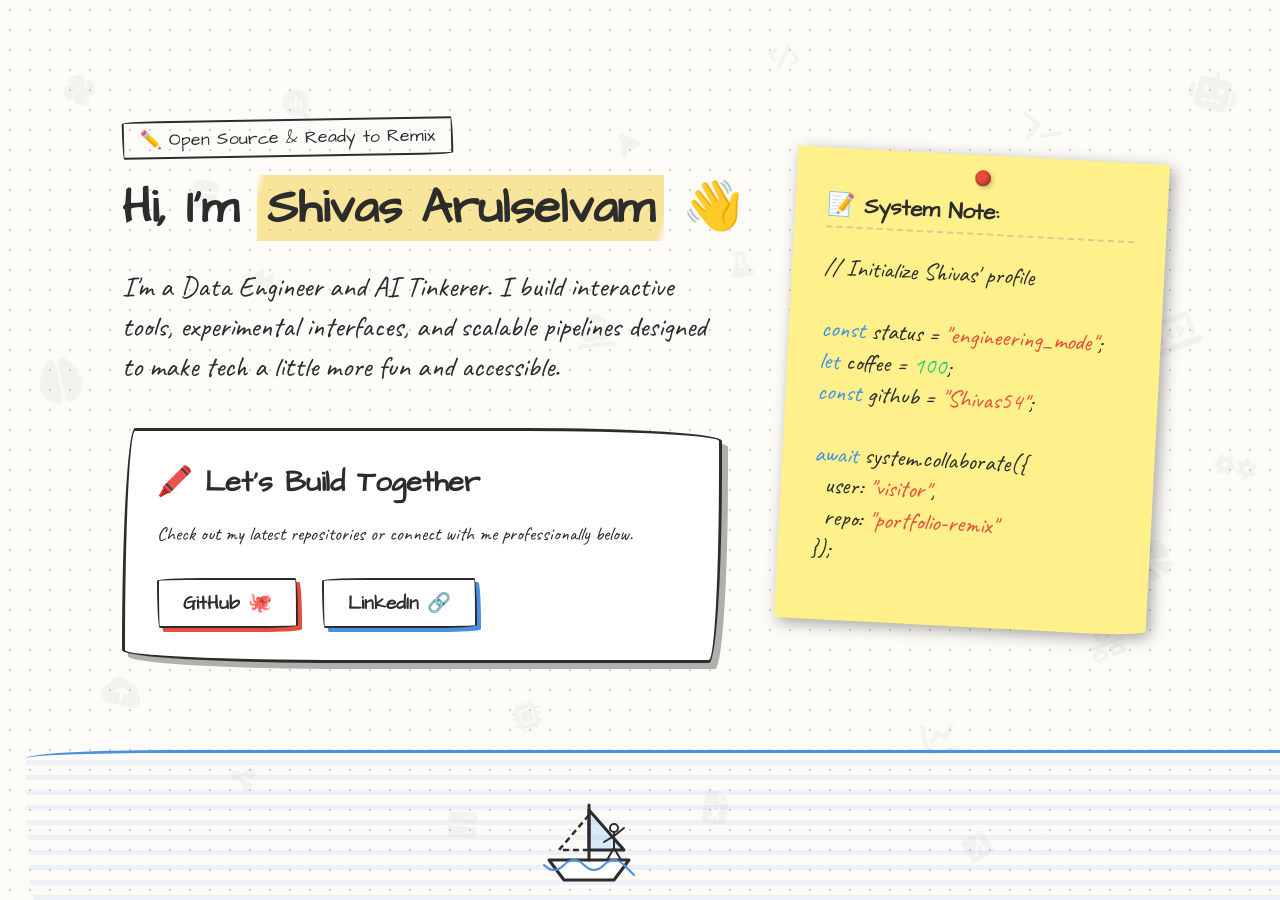
<file: index.html>
<!DOCTYPE html>
<html lang="en">
<head>
  <meta charset="UTF-8">
  <meta name="viewport" content="width=device-width, initial-scale=1.0">
  <title>Shivas Arulselvam | Sketchbook Portfolio</title><!-- This line adds your new image as the tab icon -->
  <link rel="icon" type="image/png" href="assets/icon.png">
  <link rel="preconnect" href="https://fonts.googleapis.com">
  <link rel="preconnect" href="https://fonts.gstatic.com" crossorigin>
  <link href="https://fonts.googleapis.com/css2?family=Architects+Daughter&family=Caveat:wght@400;600&display=swap" rel="stylesheet">
  <link rel="stylesheet" href="https://cdnjs.cloudflare.com/ajax/libs/font-awesome/6.5.0/css/all.min.css">
  <link rel="stylesheet" href="assets/css/style.css">
  <script src="assets/js/script.js" defer></script>
</head>
<body>

  <!-- Background floating icons -->
  <div class="bg-icons" aria-hidden="true">
    <i class="fa-brands fa-python" style="--ix:5vw;  --iy:8vh;  --is:2.2rem; --ir:-15deg; --id:0s"></i>
    <i class="fa-solid fa-database" style="--ix:15vw; --iy:20vh; --is:1.8rem; --ir:10deg;  --id:1.2s"></i>
    <i class="fa-solid fa-terminal" style="--ix:80vw; --iy:12vh; --is:2rem;   --ir:-8deg;  --id:0.4s"></i>
    <i class="fa-solid fa-code" style="--ix:60vw; --iy:5vh;  --is:1.6rem; --ir:12deg;  --id:2s"></i>
    <i class="fa-solid fa-laptop-code" style="--ix:90vw; --iy:35vh; --is:2.4rem; --ir:-20deg; --id:0.8s"></i>
    <i class="fa-solid fa-server" style="--ix:35vw; --iy:90vh; --is:1.8rem; --ir:5deg;   --id:1.6s"></i>
    <i class="fa-solid fa-chart-line" style="--ix:72vw; --iy:80vh; --is:2.2rem; --ir:-10deg; --id:0.3s"></i>
    <i class="fa-solid fa-chart-bar" style="--ix:25vw; --iy:70vh; --is:2rem;   --ir:18deg;  --id:1.8s"></i>
    <i class="fa-solid fa-chart-pie" style="--ix:88vw; --iy:60vh; --is:2.6rem; --ir:-5deg;  --id:0.6s"></i>
    <i class="fa-solid fa-filter" style="--ix:48vw; --iy:15vh; --is:1.5rem; --ir:22deg;  --id:2.4s"></i>
    <i class="fa-solid fa-broom" style="--ix:10vw; --iy:55vh; --is:1.8rem; --ir:-30deg; --id:1s"></i>
    <i class="fa-solid fa-file-excel" style="--ix:55vw; --iy:88vh; --is:2rem;   --ir:8deg;   --id:3s"></i>
    <i class="fa-solid fa-brain" style="--ix:3vw;  --iy:40vh; --is:2.8rem; --ir:-12deg; --id:0.2s"></i>
    <i class="fa-solid fa-robot" style="--ix:93vw; --iy:8vh;  --is:2.4rem; --ir:15deg;  --id:1.4s"></i>
    <i class="fa-solid fa-microchip" style="--ix:40vw; --iy:78vh; --is:1.9rem; --ir:-18deg; --id:2.8s"></i>
    <i class="fa-solid fa-lightbulb" style="--ix:68vw; --iy:45vh; --is:2rem;   --ir:6deg;   --id:0.9s"></i>
    <i class="fa-solid fa-bolt-lightning" style="--ix:20vw; --iy:30vh; --is:1.7rem; --ir:-25deg; --id:1.5s"></i>
    <i class="fa-solid fa-cubes" style="--ix:78vw; --iy:25vh; --is:2.2rem; --ir:20deg;  --id:2.2s"></i>
    <i class="fa-solid fa-cloud" style="--ix:50vw; --iy:50vh; --is:2.5rem; --ir:-8deg;  --id:0.7s"></i>
    <i class="fa-solid fa-cloud-arrow-up" style="--ix:8vw; --iy:75vh; --is:2rem;   --ir:14deg;  --id:3.2s"></i>
    <i class="fa-solid fa-network-wired" style="--ix:85vw; --iy:70vh; --is:1.8rem; --ir:-22deg; --id:1.1s"></i>
    <i class="fa-solid fa-infinity" style="--ix:30vw; --iy:50vh; --is:2.3rem; --ir:9deg;   --id:2.6s"></i>
    <i class="fa-solid fa-sitemap" style="--ix:62vw; --iy:65vh; --is:1.9rem; --ir:-14deg; --id:0.5s"></i>
    <i class="fa-solid fa-share-nodes" style="--ix:18vw; --iy:85vh; --is:1.7rem; --ir:16deg;  --id:1.9s"></i>
    <i class="fa-solid fa-ship" style="--ix:45vw; --iy:35vh; --is:2.1rem; --ir:-7deg;  --id:2.1s"></i>
    <i class="fa-brands fa-git-alt" style="--ix:75vw; --iy:92vh; --is:2.4rem; --ir:11deg;  --id:0.1s"></i>
    <i class="fa-solid fa-gears" style="--ix:95vw; --iy:50vh; --is:2rem;   --ir:-19deg; --id:2.9s"></i>
    <i class="fa-solid fa-diagram-project" style="--ix:38vw; --iy:60vh; --is:1.8rem; --ir:24deg;  --id:1.3s"></i>
    <i class="fa-solid fa-flask" style="--ix:57vw; --iy:28vh; --is:1.6rem; --ir:-11deg; --id:3.5s"></i>
    <i class="fa-solid fa-magnifying-glass-chart" style="--ix:22vw; --iy:10vh; --is:2rem; --ir:7deg; --id:0.6s"></i>
    <i class="fa-solid fa-wand-magic-sparkles" style="--ix:70vw; --iy:18vh; --is:1.9rem; --ir:-16deg; --id:2.3s"></i>
    <i class="fa-solid fa-hard-drive" style="--ix:12vw; --iy:62vh; --is:1.7rem; --ir:13deg;  --id:1.7s"></i>
  </div>

  <section class="sketch-hero">
    <div class="hero-content">
      <div class="sketch-badge">✏️ Open Source &amp; Ready to Remix</div>

      <h1 class="hero-title">Hi, I'm <span class="highlight-text">Shivas Arulselvam</span> <span class="wave-emoji">👋</span></h1>

      <p class="hero-bio">
        I'm a Data Engineer and AI Tinkerer. I build interactive tools, experimental interfaces, and scalable pipelines designed to make tech a little more fun and accessible.
      </p>

      <div class="drawn-box contribution-box">
        <h3>🖍️ Let's Build Together</h3>
        <p>Check out my latest repositories or connect with me professionally below.</p>

        <div class="hero-actions">
          <a href="https://github.com/Shivas-A54" class="btn-sketch btn-red" target="_blank">GitHub 🐙</a>
          <a href="https://www.linkedin.com/in/shivas-arulselvam" class="btn-sketch btn-blue" target="_blank">LinkedIn 🔗</a>
        </div>
      </div>
    </div>

    <div class="hero-visual">
      <div class="sticky-note">
        <div class="pin"></div>
        <h3>📝 System Note:</h3>
        <p class="handwriting">
          // Initialize Shivas' profile<br><br>
          <span class="pencil-blue">const</span> status = <span class="pencil-red">"engineering_mode"</span>;<br>
          <span class="pencil-blue">let</span> coffee = <span class="pencil-green">100</span>;<br>
          <span class="pencil-blue">const</span> github = <span class="pencil-red">"Shivas54"</span>;<br><br>
          <span class="pencil-blue">await</span> system.collaborate({<br>
          &nbsp;&nbsp;user: <span class="pencil-red">"visitor"</span>,<br>
          &nbsp;&nbsp;repo: <span class="pencil-red">"portfolio-remix"</span><br>
          });
        </p>
      </div>
    </div>

    <div class="sea-container">
      <div class="boat-wrapper" id="boat-wrapper">
        <div class="speech-bubble" id="speech-bubble">Hi!</div>
        <svg class="sketch-boat" viewBox="0 0 100 100" width="100" height="100">
          <path d="M10,70 L90,70 L75,90 L25,90 Z" stroke="var(--ink-color)" stroke-width="3" stroke-linejoin="round" />
          <path d="M50,70 L50,15" fill="none" stroke="var(--ink-color)" stroke-width="3" stroke-linecap="round" />
          <path d="M50,20 L85,60 L50,60 Z" fill="rgba(86, 163, 255, 0.2)" stroke="var(--ink-color)" stroke-width="3" stroke-linejoin="round" />
          <path d="M50,25 L20,60 L50,60 Z" fill="none" stroke="var(--ink-color)" stroke-width="2.5" stroke-dasharray="6 4" stroke-linejoin="round" />
          <path d="M5,75 Q15,85 25,75 T45,75 T65,75 T85,75 T95,85" fill="none" stroke="var(--pencil-blue)" stroke-width="2" stroke-linecap="round" />
          <g class="stickman">
            <circle cx="75" cy="38" r="4" fill="var(--box-bg)" stroke="var(--ink-color)" stroke-width="2" />
            <line x1="75" y1="42" x2="75" y2="58" stroke="var(--ink-color)" stroke-width="2" stroke-linecap="round" />
            <line x1="75" y1="58" x2="68" y2="70" stroke="var(--ink-color)" stroke-width="2" stroke-linecap="round" />
            <line x1="75" y1="58" x2="82" y2="70" stroke="var(--ink-color)" stroke-width="2" stroke-linecap="round" />
            <line x1="75" y1="46" x2="65" y2="52" stroke="var(--ink-color)" stroke-width="2" stroke-linecap="round" />
            <line id="waving-arm" x1="75" y1="46" x2="85" y2="38" stroke="var(--ink-color)" stroke-width="2" stroke-linecap="round" />
          </g>
        </svg>
      </div>
    </div>
  </section>
</body>
</html>
</file>
<file: assets/css/style.css>
:root {
    color-scheme: light dark;
    --paper-bg:      light-dark(#fdfbf7, #000000);
    --ink-color:     light-dark(#2c2c2c, #e0e0e0);
    --box-bg:        light-dark(#ffffff, #111111);
    --grid-color:    light-dark(#d1d1d1, rgba(255,255,255,0.05));
    --note-bg:       light-dark(#fef08a, #857c2e);
    --cert-note-bg:  light-dark(#a7f3d0, #1e3a2f);
    --pencil-blue:   light-dark(#4a90e2, #56a3ff);
    --pencil-red:    light-dark(#e74c3c, #ff5f56);
    --pencil-green:  light-dark(#2ecc71, #4ade80);
    --highlighter:   light-dark(rgba(241,196,15,0.4), rgba(250,204,21,0.25));
    --input-bg:      light-dark(#fdfbf7, #1e1e1e);
    --note-text:     light-dark(#2c2c2c, #f0f0f0);
}

/* --- BASE --- */
*, *::before, *::after { box-sizing: border-box; }

html { scroll-behavior: smooth; }

body {
    background-color: var(--paper-bg);
    background-image: radial-gradient(var(--grid-color) 1px, transparent 1px);
    background-size: 20px 20px;
    color: var(--ink-color);
    font-family: 'Caveat', cursive;
    font-size: 1.2rem;
    margin: 0;
    padding: 0;
    overflow-x: hidden;
    transition: background-color 0.3s, color 0.3s;
}

h1, h2, h3 { font-family: 'Architects Daughter', cursive; }

/* --- SCROLL TO TOP --- */
.scroll-top {
    position: fixed;
    bottom: 2rem;
    right: 1.5rem;
    z-index: 998;
    background: var(--box-bg);
    border: 2px solid var(--ink-color);
    border-radius: 255px 15px 225px 15px / 15px 225px 15px 255px;
    padding: 0.4rem 0.9rem;
    font-family: 'Architects Daughter', cursive;
    font-size: 1.3rem;
    cursor: pointer;
    box-shadow: 3px 3px 0 var(--pencil-green);
    opacity: 0;
    pointer-events: none;
    transition: opacity 0.3s, transform 0.2s, box-shadow 0.2s;
    color: var(--ink-color);
}
.scroll-top.visible { opacity: 1; pointer-events: auto; }
.scroll-top:hover { transform: translate(1px, 1px); box-shadow: 2px 2px 0 var(--pencil-green); }

/* =============================================
 *  INDEX PAGE — HERO
 *  ============================================= */
.sketch-hero {
    position: relative;
    display: flex;
    align-items: center;
    justify-content: space-between;
    max-width: 1100px;
    margin: 0 auto;
    min-height: 100vh;
    padding: 2rem;
    padding-bottom: 150px;
    gap: 4rem;
}
.hero-content {
    flex: 1 1 50%;
    max-width: 600px;
    z-index: 2;
}

.hero-visual {
    flex: 1 1 50%;
    display: flex;
    justify-content: center;
    z-index: 2;
}

/* --- BADGE --- */
.sketch-badge {
    display: inline-block;
    border: 2px solid var(--ink-color);
    border-radius: 255px 15px 225px 15px / 15px 225px 15px 255px;
    padding: 0.3rem 1rem;
    font-family: 'Architects Daughter', cursive;
    font-size: 1.1rem;
    margin-bottom: 1.5rem;
    transform: rotate(-1deg);
}

/* --- TITLE --- */
.hero-title {
    font-size: 3rem;
    line-height: 1.2;
    margin: 0 0 1rem 0;
    white-space: nowrap;
}

.wave-emoji {
    display: inline-block;
    transform-origin: 70% 70%;
    animation: waveEmoji 2.5s ease-in-out 1;
}
@keyframes waveEmoji {
    0% { transform: rotate(0deg); }
    10% { transform: rotate(14deg); }
    20% { transform: rotate(-8deg); }
    30% { transform: rotate(14deg); }
    40% { transform: rotate(-4deg); }
    50% { transform: rotate(10deg); }
    60%, 100% { transform: rotate(0deg); }
}

/* --- HIGHLIGHT --- */
.highlight-text {
    background: linear-gradient(104deg, transparent 0%, var(--highlighter) 2%, var(--highlighter) 98%, transparent 100%);
    padding: 0 10px;
}

.hero-bio {
    font-size: 1.8rem;
    line-height: 1.4;
    margin-bottom: 2.5rem;
}

/* --- DRAWN BOX --- */
.drawn-box {
    background: var(--box-bg);
    border: 3px solid var(--ink-color);
    border-radius: 15px 225px 15px 255px / 255px 15px 225px 15px;
    padding: 2rem;
    box-shadow: 6px 6px 0px rgba(0,0,0,0.3);
}

.contribution-box h3 { margin: 0 0 1rem 0; font-size: 1.8rem; }
.contribution-box p  { margin-bottom: 2rem; }

/* --- BUTTONS --- */
.hero-actions {
    display: flex;
    gap: 1.5rem;
    flex-wrap: wrap;
}

.btn-sketch {
    text-decoration: none;
    color: var(--ink-color);
    font-family: 'Architects Daughter', cursive;
    font-size: 1.2rem;
    font-weight: bold;
    padding: 0.6rem 1.5rem;
    border: 2px solid var(--ink-color);
    border-radius: 255px 15px 225px 15px / 15px 225px 15px 255px;
    transition: transform 0.2s, box-shadow 0.2s;
    background: var(--box-bg);
    cursor: pointer;
    display: inline-block;
}

.btn-blue  { box-shadow: 4px 4px 0px var(--pencil-blue); }
.btn-blue:hover  { transform: translate(2px,2px); box-shadow: 2px 2px 0px var(--pencil-blue); }
.btn-red   { box-shadow: 4px 4px 0px var(--pencil-red); }
.btn-red:hover   { transform: translate(2px,2px); box-shadow: 2px 2px 0px var(--pencil-red); }
.btn-green { box-shadow: 4px 4px 0px var(--pencil-green); }
.btn-green:hover { transform: translate(2px,2px); box-shadow: 2px 2px 0px var(--pencil-green); }

/* --- STICKY NOTE (Hero) --- */
.sticky-note {
    background-color: var(--note-bg);
    color: var(--note-text);
    width: 100%;
    max-width: 380px;
    padding: 2rem;
    position: relative;
    box-shadow: 4px 4px 15px rgba(0,0,0,0.35);
    transform: rotate(3deg);
    border-bottom-right-radius: 60px 5px;
}

.pin {
    width: 16px;
    height: 16px;
    background-color: var(--pencil-red);
    border-radius: 50%;
    position: absolute;
    top: 15px;
    left: 50%;
    transform: translateX(-50%);
    box-shadow: inset -2px -2px 4px rgba(0,0,0,0.3), 2px 2px 4px rgba(0,0,0,0.2);
    z-index: 5;
}

.sticky-note h3 {
    margin-top: 10px;
    border-bottom: 2px dashed rgba(150,150,150,0.4);
    padding-bottom: 5px;
    color: var(--note-text);
}

/* --- HANDWRITING & PENCIL COLORS --- */
.handwriting { font-size: 1.5rem; line-height: 1.3; }
.pencil-blue  { color: var(--pencil-blue); }
.pencil-red   { color: var(--pencil-red); }
.pencil-green { color: var(--pencil-green); }

/* =============================================
 *  SEA & BOAT ANIMATION
 *  ============================================= */
.sea-container {
    position: absolute;
    bottom: 0;
    left: -5vw;
    width: 110vw;
    height: 150px;
    background: repeating-linear-gradient(
        0deg,
        rgba(86,163,255,0.1), rgba(86,163,255,0.1) 5px,
                                          transparent 5px, transparent 15px
    );
    border-top: 3px solid var(--pencil-blue);
    border-radius: 255px 15px 225px 15px / 15px 225px 15px 255px;
    z-index: 10;
    pointer-events: none;
    animation: moveWater 1.5s linear infinite;
}

.boat-wrapper {
    position: absolute;
    bottom: 10px;
    left: -300px;
    transform: translateX(-50%);
    transition: left 3s cubic-bezier(0.25,0.46,0.45,0.94);
    cursor: pointer;
    display: flex;
    flex-direction: column;
    align-items: center;
    pointer-events: auto;
}

.wiggle { animation: float 2s ease-in-out infinite; }

@keyframes float {
    0%   { transform: translateX(-50%) translateY(0px) rotate(0deg); }
    50%  { transform: translateX(-50%) translateY(-5px) rotate(2deg); }
    100% { transform: translateX(-50%) translateY(0px) rotate(0deg); }
}

.speech-bubble {
    background: var(--box-bg);
    color: var(--ink-color);
    border: 2px solid var(--ink-color);
    border-radius: 255px 15px 225px 15px / 15px 225px 15px 255px;
    padding: 0.5rem 1rem;
    font-family: 'Architects Daughter', cursive;
    font-weight: bold;
    font-size: 1.2rem;
    margin-bottom: 10px;
    opacity: 0;
    transform: translateY(10px);
    transition: all 0.5s ease;
}

.sketch-boat path:first-child {
    fill: light-dark(rgba(255,255,255,0.8), rgba(255,255,255,0.1));
}

@keyframes moveWater {
    0%   { background-position: 0 0; }
    100% { background-position: 0 15px; }
}

@keyframes waveHand {
    0%   { transform: rotate(0deg); }
    20%  { transform: rotate(40deg); }
    40%  { transform: rotate(-10deg); }
    60%  { transform: rotate(40deg); }
    80%  { transform: rotate(-10deg); }
    100% { transform: rotate(0deg); }
}

.wave-action {
    transform-origin: 75px 46px;
    animation: waveHand 1.5s ease-in-out;
}

/* =============================================
 *  ABOUT PAGE
 *  ============================================= */
.about-page { padding-bottom: 5rem; }

.page-container {
    max-width: 1000px;
    margin: 0 auto;
    padding: 2rem;
}

/* --- NAV BAR --- */
.nav-bar {
    display: flex;
    justify-content: space-between;
    align-items: center;
    flex-wrap: nowrap;
    gap: 1rem;
    padding: 1rem 0;
    margin-bottom: 2rem;
    position: sticky;
    top: 0;
    z-index: 100;
    background-color: var(--paper-bg);
    overflow-x: auto;
    -ms-overflow-style: none;
    scrollbar-width: none;
}
.nav-bar::-webkit-scrollbar { display: none; }

.nav-menu {
    display: flex;
    gap: 0.5rem;
    flex-wrap: nowrap;
}

/* Active nav link */
.nav-active {
    box-shadow: 4px 4px 0px var(--pencil-red) !important;
    transform: translate(1px, 1px);
}

/* Hamburger — hidden on desktop */
.hamburger {
    display: none;
    background: var(--box-bg);
    border: 2px solid var(--ink-color);
    border-radius: 255px 15px 225px 15px / 15px 225px 15px 255px;
    font-size: 1.4rem;
    padding: 0.3rem 0.8rem;
    cursor: pointer;
    color: var(--ink-color);
    box-shadow: 3px 3px 0 var(--pencil-blue);
}

/* --- ABOUT SECTION --- */
.about-section {
    display: flex;
    gap: 3rem;
    align-items: center;
    margin-bottom: 5rem;
}

.profile-pic {
    flex: 0 0 280px;
}

.photo-placeholder {
    background: var(--paper-bg);
    border: 3px solid var(--ink-color);
    padding: 5px;
    transform: rotate(-2deg);
    min-height: 280px;
    overflow: hidden;
}

.profile-pic img {
    width: 100%;
    height: auto;
    display: block;
    filter: grayscale(100%) contrast(300%);
    image-rendering: pixelated;
    opacity: 0.85;
}

/* Tape strip decoration */
.tape {
    width: 60px;
    height: 18px;
    background: rgba(255,220,100,0.55);
    border: 1px solid rgba(200,170,0,0.3);
    position: absolute;
    top: -10px;
    left: 50%;
    transform: translateX(-50%) rotate(-2deg);
    z-index: 2;
}
.photo-frame { position: relative; }

.about-text { flex: 1; }

.section-title {
    font-size: 2.5rem;
    margin-bottom: 2rem;
    display: inline-block;
}

/* --- SECTIONS SPACING --- */
.skills-section, .certs-section, .projects-section, .contact-section {
    margin-bottom: 5rem;
}

/* --- SKILLS --- */
.skills-container {
    display: flex;
    flex-wrap: wrap;
    gap: 1rem;
}

.skill-tag {
    font-family: 'Architects Daughter', cursive;
    font-size: 1.2rem;
    color: var(--pencil-blue);
    border: 2px dashed var(--pencil-blue);
    padding: 0.5rem 1rem;
    border-radius: 255px 15px 225px 15px / 15px 225px 15px 255px;
    background: rgba(86,163,255,0.1);
    transition: transform 0.2s, background 0.2s;
}
.skill-tag:hover {
    transform: scale(1.1) rotate(2deg);
    background: rgba(86,163,255,0.2);
}

/* --- PROJECTS --- */
.projects-grid {
    display: grid;
    grid-template-columns: repeat(auto-fit, minmax(280px, 1fr));
    gap: 2.5rem;
}

.project-card {
    display: flex;
    flex-direction: column;
    justify-content: space-between;
    transition: transform 0.3s ease;
}
.project-card:hover { transform: translateY(-5px); }

.project-link {
    align-self: flex-start;
    margin-top: 1.5rem;
    font-size: 1rem;
}

/* --- CERTIFICATES --- */
.certs-grid {
    display: flex;
    flex-direction: column;
    gap: 2.8rem;
    max-width: 820px;
    margin: 0 auto;
}

.cert-note { max-width: 380px; width: 100%; }

.cert-note.left {
    align-self: flex-start;
    transform: rotate(-3deg);
    background-color: var(--note-bg);
}
.cert-note.right {
    align-self: flex-end;
    transform: rotate(4deg);
    background-color: var(--cert-note-bg);
}

/* --- CONTACT SECTION --- */
.contact-grid {
    display: grid;
    grid-template-columns: repeat(auto-fit, minmax(250px, 1fr));
    gap: 2rem;
}

.contact-card {
    text-align: center;
    transition: transform 0.3s ease;
}
.contact-card:hover { transform: translateY(-4px); }

.contact-icon {
    font-size: 2.5rem;
    margin-bottom: 0.8rem;
}

.contact-card h3 {
    margin: 0 0 0.5rem;
    font-size: 1.6rem;
}

/* --- FORM --- */
.quick-message { max-width: 640px; margin-left: auto; margin-right: auto; }
.quick-message h3 { font-size: 1.8rem; margin: 0 0 0.5rem; }

.form-group { margin-bottom: 1.2rem; }

.form-label {
    display: block;
    font-family: 'Architects Daughter', cursive;
    font-size: 1.1rem;
    margin-bottom: 0.4rem;
    color: var(--ink-color);
}

.sketch-input {
    width: 100%;
    background: var(--input-bg);
    color: var(--ink-color);
    border: 2px solid var(--ink-color);
    border-radius: 255px 15px 225px 15px / 15px 225px 15px 255px;
    padding: 0.7rem 1.2rem;
    font-family: 'Caveat', cursive;
    font-size: 1.3rem;
    outline: none;
    transition: box-shadow 0.2s;
}
.sketch-input:focus {
    box-shadow: 4px 4px 0 var(--pencil-blue);
}

.sketch-textarea {
    border-radius: 15px 225px 15px 255px / 255px 15px 225px 15px;
    resize: vertical;
    min-height: 120px;
}

/* --- FOOTER --- */
.sketch-footer {
    text-align: center;
    padding: 2rem 0 3rem;
    border-top: 2px dashed var(--grid-color);
    margin-top: 2rem;
}

/* =============================================
 *  RESPONSIVE / MOBILE
 *  ============================================= */
@media (max-width: 800px) {
    /* Hero */
    .sketch-hero {
        flex-direction: column;
        align-items: flex-start;
        padding-top: 5rem;
        gap: 2rem;
    }
    .hero-title { font-size: 2rem; white-space: normal; }
    .hero-visual { width: 100%; justify-content: flex-start; }
    .sticky-note { max-width: 100%; transform: rotate(1deg); }

    /* About */
    .about-section { flex-direction: column; }
    .profile-pic { width: 100%; max-width: 320px; margin: 0 auto; flex: none; }

    /* Nav: show hamburger, hide links by default */
    .hamburger { display: block; }
    .nav-menu {
        display: none;
        flex-direction: column;
        width: 100%;
        background: var(--box-bg);
        border: 2px solid var(--ink-color);
        border-radius: 12px;
        padding: 1rem;
        gap: 0.6rem;
        box-shadow: 4px 4px 0 var(--pencil-blue);
        position: absolute;
        top: 5rem;
        right: 0;
        z-index: 50;
    }
    .nav-menu.nav-open { display: flex; }
    .nav-bar { flex-wrap: nowrap; }

    /* Projects */
    .projects-grid { grid-template-columns: 1fr; }

    /* Certs */
    .cert-note.left, .cert-note.right {
        align-self: center;
        max-width: 100%;
        transform: rotate(-1deg);
    }
}

@media (max-width: 480px) {
    .hero-title { font-size: 1.7rem; white-space: normal; }
    .hero-bio   { font-size: 1.4rem; }
    .section-title { font-size: 1.9rem; }
    .contact-grid { grid-template-columns: 1fr; }
}

/* =============================================
 *  BACKGROUND FLOATING ICONS
 *  ============================================= */
.bg-icons {
    position: fixed;
    inset: 0;
    width: 100%;
    height: 100%;
    pointer-events: none;
    z-index: 0;
    overflow: hidden;
}

.bg-icons i {
    position: absolute;
    left: var(--ix);
    top:  var(--iy);
    font-size: var(--is);
    color: var(--ink-color);
    opacity: 0.045;
    transform: rotate(var(--ir));
    animation: bgFloat 8s ease-in-out var(--id) infinite alternate;
}

@keyframes bgFloat {
    0%   { transform: rotate(var(--ir)) translateY(0px);   opacity: 0.045; }
    50%  { opacity: 0.07; }
    100% { transform: rotate(var(--ir)) translateY(-14px); opacity: 0.045; }
}

/* Make sure all page content sits above icons */
.sketch-hero,
.page-container,
.scroll-top {
    position: relative;
    z-index: 1;
}

/* --- IMAGE FLIP EFFECT --- */
.flip-container {
    perspective: 1000px;
    position: relative;
    z-index: 10;
}

.flipper {
    transition: transform 0.6s cubic-bezier(0.4, 0.2, 0.2, 1);
    transform-style: preserve-3d;
    position: relative;
    width: 100%;
    height: 100%;
}

/* Trigger the flip on hover */
.flip-container:hover .flipper {
    transform: rotateY(180deg);
}

.front, .back {
    backface-visibility: hidden;
    -webkit-backface-visibility: hidden;
    position: absolute;
    top: 0;
    left: 0;
    width: 100%;
}

/* Ensure the front stays in place */
.front {
    transform: rotateY(0deg);
    position: relative;
}

/* Hide the back initially by flipping it */
.back {
    transform: rotateY(180deg);
}
</file>
